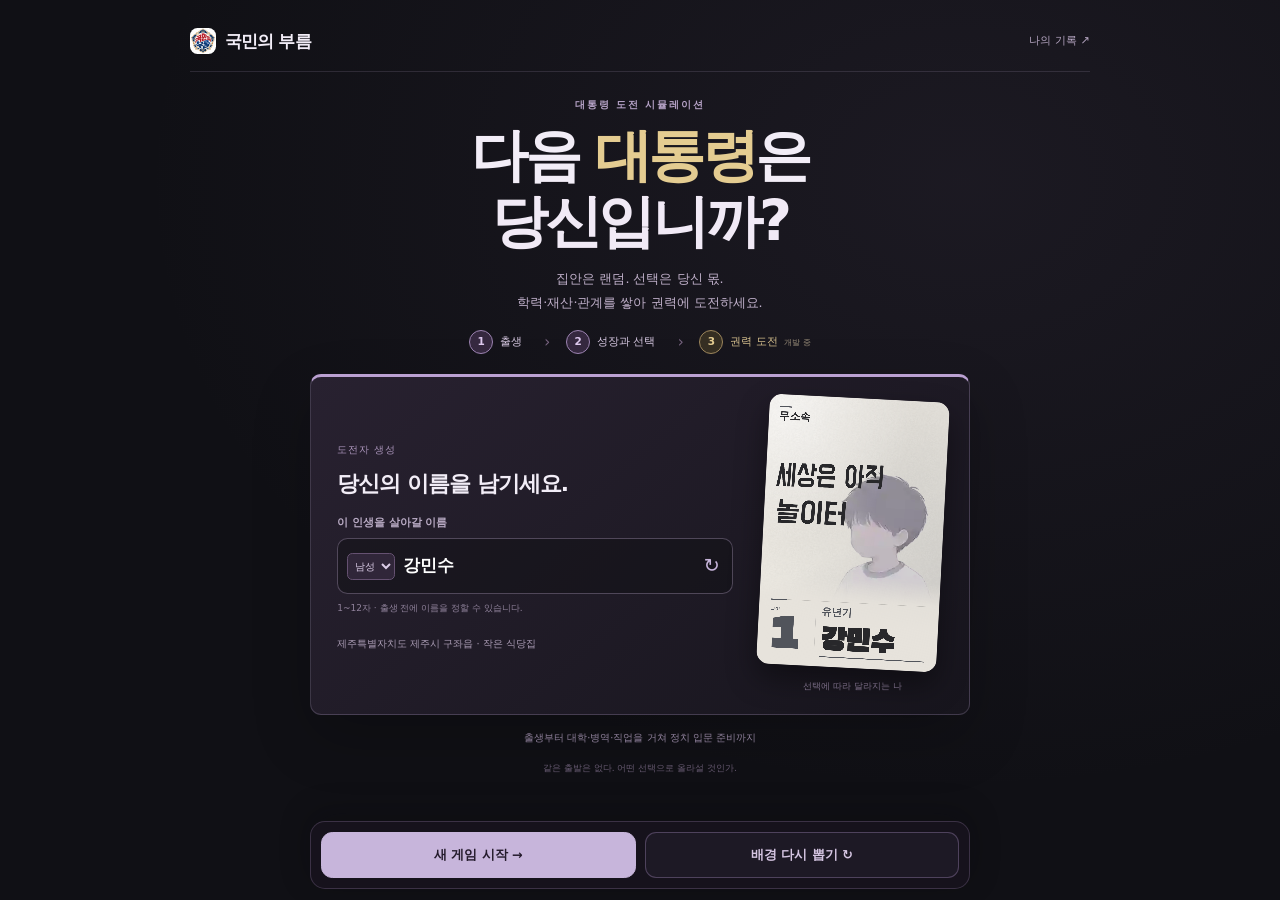
<file: index.html>
<!doctype html>
<html lang="ko">
<head>
  <meta charset="utf-8">
  <meta name="viewport" content="width=device-width, initial-scale=1">
  <meta http-equiv="refresh" content="0;url=./html/waiting.html?v=adult-surfaces-20261023">
  <meta name="description" content="출생부터 학교생활, 반장 선거, 대학 입시까지. 집안과 특성, 작은 선택들이 모여 인생을 바꾸는 무료 시뮬레이션 웹게임 국민의 부름을 브라우저에서 즐겨보세요.">
  <meta name="robots" content="index, follow, max-image-preview:large">
  <link rel="canonical" href="https://jaksim0sec.github.io/callOfgukmin/html/waiting.html">
  <meta property="og:type" content="website">
  <meta property="og:site_name" content="국민의 부름">
  <meta property="og:locale" content="ko_KR">
  <meta property="og:title" content="국민의 부름 | 정치·인생 시뮬레이션 웹게임">
  <meta property="og:description" content="출생부터 학교생활, 반장 선거, 대학 입시까지. 집안과 특성, 작은 선택들이 모여 인생을 바꾸는 무료 시뮬레이션 웹게임 국민의 부름을 브라우저에서 즐겨보세요.">
  <meta property="og:url" content="https://jaksim0sec.github.io/callOfgukmin/html/waiting.html">
  <meta property="og:image" content="https://jaksim0sec.github.io/callOfgukmin/assets/icons/icon-512.png">
  <meta property="og:image:width" content="512">
  <meta property="og:image:height" content="512">
  <meta property="og:image:alt" content="국민의 부름 게임 로고">
  <meta name="twitter:card" content="summary">
  <meta name="twitter:title" content="국민의 부름 | 정치·인생 시뮬레이션 웹게임">
  <meta name="twitter:description" content="출생부터 학교생활, 반장 선거, 대학 입시까지. 집안과 특성, 작은 선택들이 모여 인생을 바꾸는 무료 시뮬레이션 웹게임 국민의 부름을 브라우저에서 즐겨보세요.">
  <meta name="twitter:image" content="https://jaksim0sec.github.io/callOfgukmin/assets/icons/icon-512.png">
  <meta name="twitter:image:alt" content="국민의 부름 게임 로고">
  <meta name="theme-color" content="#0b0b0f">
  <title>국민의 부름 | 정치·인생 시뮬레이션 웹게임</title>
  <link rel="manifest" href="./manifest.json">
  <link rel="icon" href="./assets/icons/favicon.ico?v=adult-surfaces-20261023" sizes="16x16 32x32 48x48">
  <link rel="icon" type="image/png" sizes="32x32" href="./assets/icons/favicon-32.png?v=adult-surfaces-20261023">
  <link rel="icon" type="image/png" sizes="16x16" href="./assets/icons/favicon-16.png?v=adult-surfaces-20261023">
  <link rel="apple-touch-icon" sizes="180x180" href="./assets/icons/apple-touch-icon.png">
  <meta name="apple-mobile-web-app-title" content="국민의 부름">
  <meta name="mobile-web-app-capable" content="yes">
  <meta name="apple-mobile-web-app-capable" content="yes">
  <meta name="apple-mobile-web-app-status-bar-style" content="black-translucent">
  <script>location.replace(new URL('./html/waiting.html?v=adult-surfaces-20261023',location.href));</script>
</head>
<body>
  <p>게임 대기 화면으로 이동 중… <a href="./html/waiting.html">직접 열기</a></p>
</body>
</html>
</file>
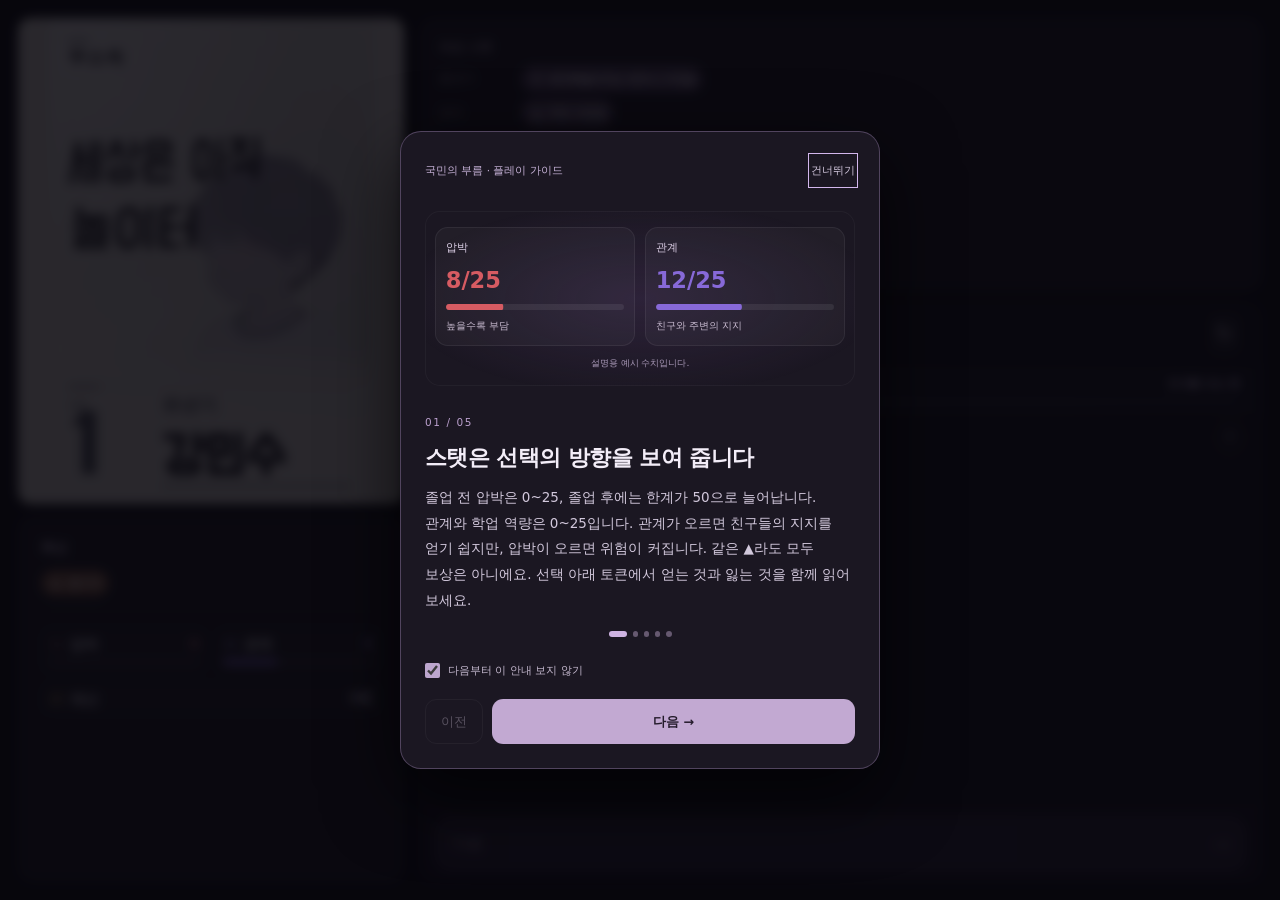
<file: html/game.html>
<!doctype html>
<html lang="ko">
<head>
  <meta charset="utf-8">
  <meta name="viewport" content="width=device-width, initial-scale=1, viewport-fit=cover">
  <meta name="description" content="국민의 부름의 인생 시뮬레이션 플레이 화면입니다. 선택에 따라 성장과 관계, 학교생활의 이야기가 달라집니다.">
  <meta name="robots" content="noindex, follow">
  <link rel="canonical" href="https://jaksim0sec.github.io/callOfgukmin/html/game.html">
  <meta property="og:type" content="website">
  <meta property="og:site_name" content="국민의 부름">
  <meta property="og:locale" content="ko_KR">
  <meta property="og:title" content="국민의 부름 | 정치·인생 시뮬레이션 웹게임">
  <meta property="og:description" content="출생부터 학교생활, 반장 선거, 대학 입시까지. 집안과 특성, 작은 선택들이 모여 인생을 바꾸는 무료 시뮬레이션 웹게임 국민의 부름을 브라우저에서 즐겨보세요.">
  <meta property="og:url" content="https://jaksim0sec.github.io/callOfgukmin/html/waiting.html">
  <meta property="og:image" content="https://jaksim0sec.github.io/callOfgukmin/assets/icons/icon-512.png">
  <meta property="og:image:width" content="512">
  <meta property="og:image:height" content="512">
  <meta property="og:image:alt" content="국민의 부름 게임 로고">
  <meta name="twitter:card" content="summary">
  <meta name="twitter:title" content="국민의 부름 | 정치·인생 시뮬레이션 웹게임">
  <meta name="twitter:description" content="출생부터 학교생활, 반장 선거, 대학 입시까지. 집안과 특성, 작은 선택들이 모여 인생을 바꾸는 무료 시뮬레이션 웹게임 국민의 부름을 브라우저에서 즐겨보세요.">
  <meta name="twitter:image" content="https://jaksim0sec.github.io/callOfgukmin/assets/icons/icon-512.png">
  <meta name="twitter:image:alt" content="국민의 부름 게임 로고">
  <meta name="theme-color" content="#0b0b0f">
  <title>국민의 부름 · 인생</title>
  <link href="https://fonts.googleapis.com/css2?family=Black+Han+Sans&family=Do+Hyeon&family=Noto+Serif+KR:wght@400;500;600;700&display=swap" rel="stylesheet">
  <base href="../">
  <link rel="manifest" href="manifest.json">
  <link rel="icon" href="assets/icons/favicon.ico?v=adult-story-20261024" sizes="16x16 32x32 48x48">
  <link rel="icon" type="image/png" sizes="32x32" href="assets/icons/favicon-32.png?v=adult-story-20261024">
  <link rel="icon" type="image/png" sizes="16x16" href="assets/icons/favicon-16.png?v=adult-story-20261024">
  <link rel="apple-touch-icon" sizes="180x180" href="assets/icons/apple-touch-icon.png">
  <meta name="apple-mobile-web-app-title" content="국민의 부름">
  <meta name="mobile-web-app-capable" content="yes">
  <meta name="apple-mobile-web-app-capable" content="yes">
  <meta name="apple-mobile-web-app-status-bar-style" content="black-translucent">
  <link rel="stylesheet" href="css/style.css?v=adult-story-20261024">
  <link rel="stylesheet" href="css/adult-interactions.css?v=adult-play-20261024">
</head>
<body data-screen="game">
<main class="game" aria-label="국민의 부름 인게임 화면">
  <div class="desktop-left">
    <section class="status" aria-label="인물 속성 스탯">
      <div class="player-poster-mount" id="playerPosterMount" aria-label="인물 포스터"></div>
      <section class="block gauges" aria-label="상태 스탯과 특성">
        <section class="trait-section" aria-label="특성">
          <div class="trait-heading"><strong>특성</strong></div>
          <div class="traits" id="traits"></div>
        </section>
        <button id="openConvenienceStore" class="store-launch" type="button" hidden>편의점</button>
        <div class="gauges-list" id="gaugesList" aria-label="현재 활성 상태 스탯"></div>
      </section>

    </section>
  </div>
  <div class="desktop-right">
    <section class="block profile" aria-label="속성 스탯">
      <div class="profile-heading">속성 스탯</div>
      <div class="attribute-list" id="attributeRows" aria-label="집안과 출생 정보"></div>
      <div class="profile-heading school-heading">학력</div>
      <div class="school-list" id="schools" aria-label="학교 토큰 이력"></div>
    </section>
    <section class="sheet" id="lifeSheet" aria-label="인생 기록 및 현재 선택">
      <button type="button" class="sheet-grip" id="sheetToggle" aria-label="인생 기록 시트 펼치기" aria-expanded="false"><span aria-hidden="true"></span></button>
      <div class="sheet-head">
        <div class="life-heading"><strong id="lifeHeadline">1살</strong></div>
        <button id="resetGame" class="mini-reset" type="button" aria-label="새 인물 생성" title="새 인물 생성">↻</button>
        <span class="chapter-meta" hidden><span id="chapter">인물 생성</span><span class="mode-chip">생애</span></span>
      </div>
      <div class="choice-timing" id="choiceTiming">
        <div class="timing-label"><span>진행</span><span id="nextChoiceLabel">이야기 준비 중</span></div>
        <div class="choice-progress-track" aria-hidden="true"><span class="choice-progress-fill" id="choiceProgressFill"></span></div>
        <progress id="nextChoiceProgress" max="1" value="0" aria-label="선택 자동 열기까지 진행도"></progress>
      </div>
      <nav id="playbackControls" class="playback-controls" aria-label="이야기 진행 조절">
        <button id="playbackMode" type="button" class="playback-toggle" role="switch" aria-checked="false" aria-label="자동 진행" title="자동·수동 진행 전환"><span class="playback-toggle-thumb" aria-hidden="true"></span><span class="playback-manual-label" aria-hidden="true">수동</span><span class="playback-auto-label" aria-hidden="true">자동</span></button>
        <button id="playbackPause" type="button" aria-pressed="false">Ⅱ 일시정지</button>
        <button id="playbackHelp" type="button" aria-label="게임 도움말">?</button>
      </nav>
      <section id="systemTools" class="system-tools" aria-label="개발 검증 도구" hidden>
        <div class="system-controls">
          <button type="button" class="preview-btn" id="startSystemDemo">공통 시스템 검증</button>
          <button type="button" class="preview-btn" id="advanceTurn" hidden>다음 턴</button>
          <span id="turnLabel" class="fine">검증용 진행 · 실제 생애 콘텐츠 아님</span>
          <button type="button" class="text-action" id="previewSchool">진학 서류 검증</button>
          <button type="button" class="text-action" id="previewParty">정당 투표지 검증</button>
        </div>
      </section>
      <p id="systemError" class="system-error" role="alert" hidden></p>
      <div class="sheet-content" id="sheetContent">
      <div class="action-area" id="action" hidden>
        <div class="current-line"><span>현재 선택</span><strong id="currentTitle"></strong></div>
        <div id="currentChoice" class="current-choice" aria-live="polite"></div>
      </div>
      <div class="log" id="log" role="log" aria-live="polite"></div>
      </div>
      <div id="historyAdvance" class="history-advance"><button id="historyNext" class="history-next" type="button"><span id="historyNextLabel">다음</span><span aria-hidden="true">→</span></button><button id="resumeDailyChoice" class="history-next" type="button" hidden>다음 →</button><button id="resumeMajorChoice" class="history-next" type="button" hidden><span>다음</span><span aria-hidden="true">→</span></button></div>
    </section>
  </div>
</main>
<div id="lifeCinematic" class="life-cinematic" role="dialog" aria-modal="true" hidden aria-label="인생 전환 연출">
  <div id="lifeCinematicBody" class="life-cinematic-body"></div>
  <button id="lifeCinematicDismiss" class="life-cinematic-dismiss" type="button">계속하기 →</button>
</div>
<dialog id="gameTutorial" class="game-tutorial" aria-labelledby="tutorialTitle" aria-describedby="tutorialBody">
  <header class="tutorial-top"><span>국민의 부름 · 플레이 가이드</span><button id="tutorialSkip" type="button">건너뛰기</button></header>
  <div id="tutorialArt" class="tutorial-art" aria-hidden="true"></div>
  <div class="tutorial-copy" aria-live="polite"><small id="tutorialStep"></small><h2 id="tutorialTitle"></h2><p id="tutorialBody"></p></div>
  <div id="tutorialDots" class="tutorial-dots" aria-hidden="true"></div>
  <label class="tutorial-hide"><input id="hideTutorial" type="checkbox" checked> 다음부터 이 안내 보지 않기</label>
  <footer class="tutorial-actions"><button id="tutorialBack" type="button">이전</button><button id="tutorialNext" type="button">다음 →</button></footer>
</dialog>
<dialog id="pressureAdvice" class="pressure-advice" aria-labelledby="pressureAdviceTitle" aria-describedby="pressureAdviceLead">
  <div class="advice-paper">
    <div class="advice-document-head"><span>마음 상태 확인서</span><span>GU / LIFE CARE</span></div>
    <h2 id="pressureAdviceTitle"></h2><p id="pressureAdviceLead"></p>
    <div class="advice-gauges">
      <div class="advice-pressure"><div><strong>압박</strong><b id="advicePressureValue"></b></div><progress id="advicePressureProgress" class="ui-progress-native" max="25" value="0" aria-label="현재 압박"></progress><span class="ui-progress-track"><span id="advicePressureFill" class="ui-progress-fill"></span></span></div>
      <div class="advice-illness"><div><strong>정신병</strong><b id="adviceIllnessValue"></b></div><progress id="adviceIllnessProgress" class="ui-progress-native" max="5" value="0" aria-label="현재 정신병"></progress><span class="ui-progress-track"><span id="adviceIllnessFill" class="ui-progress-fill"></span></span></div>
    </div>
    <ol class="advice-explanation"><li><b id="advicePressureLimit">압박은 25까지 쌓입니다</b><span id="advicePressureRule">25를 넘은 만큼 정신병으로 바뀝니다. 예: 압박24에서 +3 → 정신병 +2</span></li><li><b>정신병이 생기면 표시가 바뀝니다</b><span>붉은 압박 막대가 보라색 정신병으로 바뀌고, 선택의 부담·회복도 정신병부터 반영됩니다. <strong>정신병 5는 게임오버입니다.</strong></span></li><li><b>회복은 직접 선택하세요</b><span>선택의 회복은 정신병부터 낮춥니다. GU에서는 압박 전용 쉼 상품과 정신병도 낮추는 돌봄 상품을 구분해 고르세요.</span></li></ol>
    <p id="adviceStoreNote" class="advice-store-note"></p><small class="advice-disclaimer">편의점 구매와 안내 확인만으로는 시간이 흐르지 않습니다.</small>
    <div class="advice-actions"><button id="adviceContinue" type="button">알겠어요</button><button id="adviceStore" type="button">GU 편의점 가기 ↗</button></div>
  </div>
</dialog>
<dialog id="convenienceStore" class="convenience-store" aria-labelledby="storeTitle">
  <div class="modal-head"><h2 id="storeTitle"><span class="store-logo">GU<span aria-hidden="true">.</span></span><small>가까운 쉼, 편의점</small></h2><form method="dialog"><button class="close" aria-label="편의점 닫기">×</button></form></div>
  <div class="store-content">
    <div class="store-sign"><span>GOOD TO SEE YOU</span><strong>오늘도, 잠깐 쉬었다 가요.</strong><p>작은 간식부터 마음 돌봄까지.</p><span class="store-sign-mark" aria-hidden="true"><svg viewBox="0 0 48 48" fill="none" stroke="currentColor" stroke-width="2" stroke-linecap="round"><circle cx="24" cy="24" r="20"/><circle cx="17" cy="20" r="1.5" fill="currentColor" stroke="none"/><circle cx="31" cy="20" r="1.5" fill="currentColor" stroke="none"/><path d="M16 29Q24 37 32 29"/></svg></span></div>
    <p id="storeBalance"></p><div id="storeVitals" class="store-vitals" aria-label="현재 마음 상태"></div>
    <section id="storeAvailability" class="store-availability" aria-label="편의점 이용 상태"><strong id="storeAvailabilityTitle"></strong><div id="storeCooldownSteps" class="store-cooldown-steps" role="img"></div><p id="storeNotice" role="status"></p></section>
    <div class="store-aisle"><b>쉼을 고르는 진열대</b><span>REST &amp; CARE</span></div><div id="storeItems"></div>
    <p class="store-footer">GU — 나를 챙기는 작은 선택<br><span>1회 1상품 · 이용 간격 4턴</span></p>
  </div>
</dialog>
<dialog id="traitDialog" class="trait-dialog" aria-labelledby="traitDialogTitle" aria-describedby="traitInfo">
  <div class="modal-head"><h2 id="traitDialogTitle">특성</h2><form method="dialog"><button class="close" aria-label="설명 닫기">×</button></form></div>
  <p id="traitInfo"></p>
</dialog>
<dialog id="choiceDialog" aria-labelledby="modalTitle">
  <div class="modal-head"><span class="modal-kicker" id="kicker">서류 미리보기</span><button type="button" class="close" id="close" aria-label="닫기">×</button></div>
  <div class="modal-body"><h2 class="modal-title" id="modalTitle"></h2><p class="modal-story" id="modalStory"></p><div class="options" id="options"></div></div>
  <div class="modal-foot"><span class="summary" id="summary">항목을 선택하세요</span><button type="button" class="confirm" id="confirm" disabled>선택 확인</button></div>
</dialog>
<dialog id="dailyChoiceDialog" class="daily-choice-dialog paper-choice-sheet" aria-labelledby="dailyModalHeading">
  <button type="button" class="paper-sheet-grip" id="dailyPaperGrip" aria-label="일상 기록 시트 높이 조절"><span aria-hidden="true"></span></button>
  <header class="daily-modal-head"><div><small>인생 기록 · 일상</small><h2 id="dailyModalHeading">오늘의 이야기</h2></div></header>
  <div class="daily-modal-body" id="dailyChoiceBody" aria-live="polite"></div>
  <footer class="daily-paper-footer"><button id="dailyPaperConfirm" class="daily-paper-confirm" type="button" disabled>이 선택으로 기록하기</button></footer>
</dialog>
<dialog id="lifeDecisionDialog" class="life-choice-dialog" aria-label="시험 또는 진학 선택"></dialog>
<script src="js/poster.js?v=adult-story-20261024" defer></script>
<script src="js/data/base.js?v=adult-story-20261024" defer></script>
<script src="js/data/regions.js?v=adult-story-20261024" defer></script>
<script src="js/data/schools.js?v=adult-story-20261024" defer></script>
<script src="js/data/grades.js?v=adult-story-20261024" defer></script>
<script src="js/playerState.js?v=adult-story-20261024" defer></script>
<script src="js/effects.js?v=adult-story-20261024" defer></script>
<script src="js/timeline.js?v=adult-story-20261024" defer></script>
<script src="js/life/director.js?v=adult-story-20261024" defer></script>
<script src="js/life/story.js?v=adult-story-20261024" defer></script>
<script src="js/life/infant.js?v=adult-story-20261024" defer></script>
<script src="js/life/elementary.js?v=adult-story-20261024" defer></script>
<script src="js/election/engine.js?v=adult-story-20261024" defer></script>
<script src="js/life/election.js?v=adult-story-20261024" defer></script>
<script src="js/life/classroom.js?v=adult-story-20261024" defer></script>
<script src="js/life/middle.js?v=adult-story-20261024" defer></script>
<script src="js/life/high.js?v=adult-story-20261024" defer></script>
<script src="js/life/admissions.js?v=adult-story-20261024" defer></script>
<script src="js/life/adultStories.js?v=adult-play-20261024" defer></script>
<script src="js/life/society.js?v=adult-story-20261024" defer></script>
<script src="js/life/adultFlow.js?v=adult-play-20261024" defer></script>
<script src="js/systemDemo.js?v=adult-story-20261024" defer></script>
<script src="js/statusView.js?v=adult-story-20261024" defer></script>
<script src="js/election/view.js?v=adult-story-20261024" defer></script>
<script src="js/sheetController.js?v=adult-story-20261024" defer></script>
<script src="js/adultInteractions.js?v=adult-play-20261024" defer></script>
  <script src="js/adultScenes.js?v=adult-play-20261024" defer></script>
<script src="js/dailyScenes.js?v=adult-story-20261024" defer></script>
<script src="js/dailyChoice.js?v=adult-story-20261024" defer></script>
<script src="js/game.js?v=adult-story-20261024" defer></script>
<script src="js/election/choices.js?v=adult-story-20261024" defer></script>
<script src="js/societyView.js?v=adult-story-20261024" defer></script>
<script src="js/majorView.js?v=adult-story-20261024" defer></script>
<script src="js/boot.js?v=adult-story-20261024" defer></script>
</body>
</html>
</file>
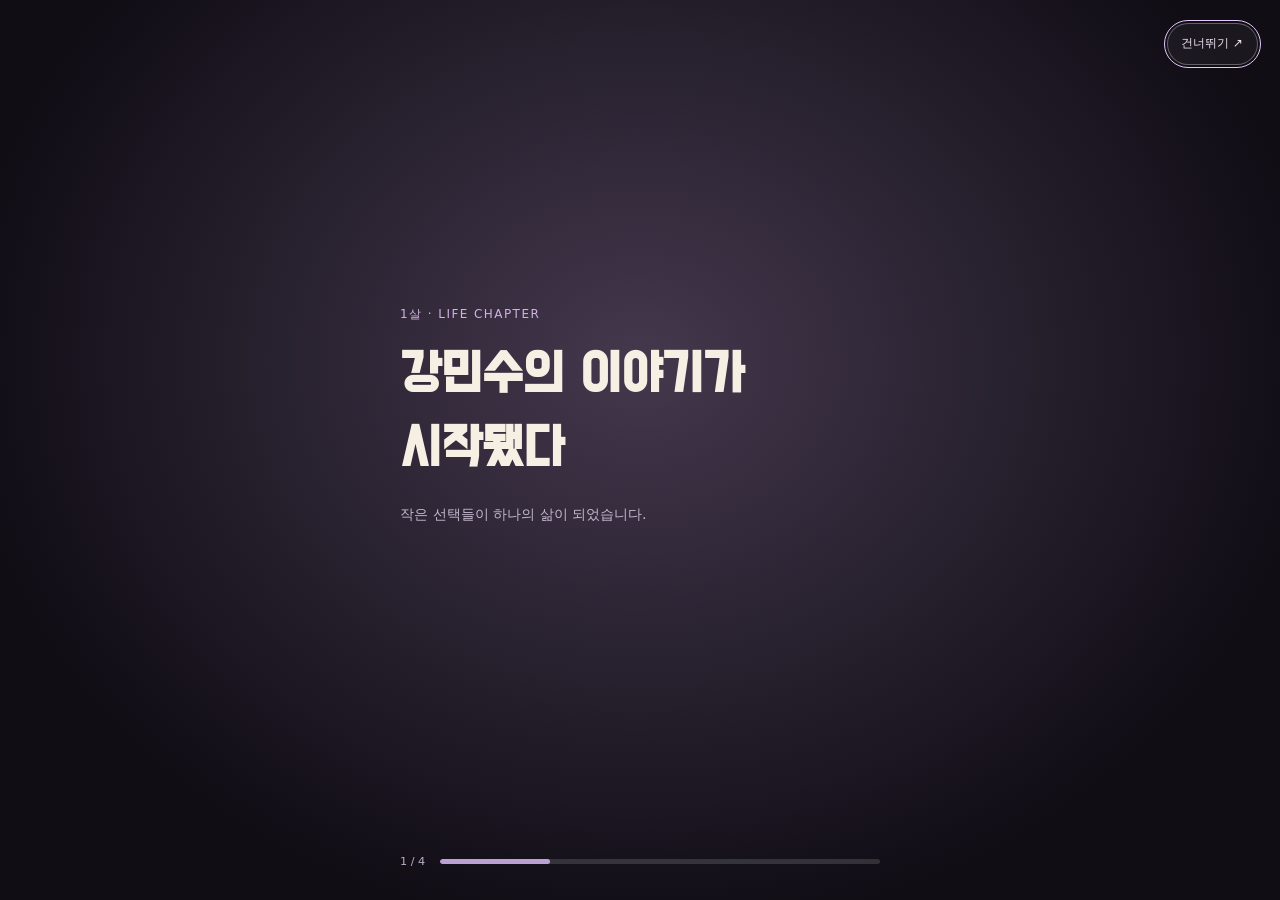
<file: html/result.html>
<!doctype html>
<html lang="ko">
<head>
  <meta charset="utf-8">
  <meta name="viewport" content="width=device-width, initial-scale=1, viewport-fit=cover">
  <meta name="description" content="국민의 부름에서 만든 인생의 기록과 결과를 확인하고 공유하는 화면입니다.">
  <meta name="robots" content="noindex, follow">
  <link rel="canonical" href="https://jaksim0sec.github.io/callOfgukmin/html/result.html">
  <meta property="og:type" content="website">
  <meta property="og:site_name" content="국민의 부름">
  <meta property="og:locale" content="ko_KR">
  <meta property="og:title" content="국민의 부름 | 정치·인생 시뮬레이션 웹게임">
  <meta property="og:description" content="출생부터 학교생활, 반장 선거, 대학 입시까지. 집안과 특성, 작은 선택들이 모여 인생을 바꾸는 무료 시뮬레이션 웹게임 국민의 부름을 브라우저에서 즐겨보세요.">
  <meta property="og:url" content="https://jaksim0sec.github.io/callOfgukmin/html/waiting.html">
  <meta property="og:image" content="https://jaksim0sec.github.io/callOfgukmin/assets/icons/icon-512.png">
  <meta property="og:image:width" content="512">
  <meta property="og:image:height" content="512">
  <meta property="og:image:alt" content="국민의 부름 게임 로고">
  <meta name="twitter:card" content="summary">
  <meta name="twitter:title" content="국민의 부름 | 정치·인생 시뮬레이션 웹게임">
  <meta name="twitter:description" content="출생부터 학교생활, 반장 선거, 대학 입시까지. 집안과 특성, 작은 선택들이 모여 인생을 바꾸는 무료 시뮬레이션 웹게임 국민의 부름을 브라우저에서 즐겨보세요.">
  <meta name="twitter:image" content="https://jaksim0sec.github.io/callOfgukmin/assets/icons/icon-512.png">
  <meta name="twitter:image:alt" content="국민의 부름 게임 로고">
  <meta name="theme-color" content="#0b0b0f">
  <title>국민의 부름 · 결과</title>
  <link href="https://fonts.googleapis.com/css2?family=Black+Han+Sans&family=Do+Hyeon&display=swap" rel="stylesheet">
  <base href="../">
  <link rel="manifest" href="manifest.json">
  <link rel="icon" href="assets/icons/favicon.ico?v=adult-surfaces-20261023" sizes="16x16 32x32 48x48">
  <link rel="icon" type="image/png" sizes="32x32" href="assets/icons/favicon-32.png?v=adult-surfaces-20261023">
  <link rel="icon" type="image/png" sizes="16x16" href="assets/icons/favicon-16.png?v=adult-surfaces-20261023">
  <link rel="apple-touch-icon" sizes="180x180" href="assets/icons/apple-touch-icon.png">
  <meta name="apple-mobile-web-app-title" content="국민의 부름">
  <meta name="mobile-web-app-capable" content="yes">
  <meta name="apple-mobile-web-app-capable" content="yes">
  <meta name="apple-mobile-web-app-status-bar-style" content="black-translucent">
  <link rel="stylesheet" href="css/style.css?v=adult-surfaces-20261023">
</head>
<body data-screen="result">
<main class="result-screen" aria-label="게임 결과 화면">
  <div class="result-copy">
    <span class="view-eyebrow" id="resultEyebrow">A LIFE, IN CHOICES</span>
    <h1 id="resultTitle">당신이 남긴 이야기</h1>
    <p class="result-lede" id="resultSummary"></p>
    <section class="result-share-toolbar" aria-label="기록 공유">
      <span>나의 기록 한 장</span><div class="result-share-actions"><button type="button" id="shareResult" class="screen-action is-secondary">공유하기 ↗</button><button type="button" id="downloadResult" class="screen-action is-secondary">이미지 저장 ↓</button></div>
    </section>
    <p id="shareNotice" class="view-note" role="status" aria-live="polite"></p>
    <div class="result-overview">
    <section id="resultShareCard" class="result-share-card" aria-label="인스타그램 4:5 인생 기록 카드">
      <div class="result-card-top">
        <div class="result-visual"><div class="result-poster-mount" id="resultPosterMount" aria-label="인물 포스터"></div></div>
        <div class="result-card-person"><small>나의 인생 기록</small><h2 id="resultCardName"></h2><p id="resultCardStage"></p><div id="resultCareer" class="result-career"></div></div>
      </div>
      <div id="resultCardStats" class="result-card-stats"></div>
      <div id="resultTraits" class="result-traits" aria-label="함께한 특성"></div>
      <footer>국민의 부름 <span>THE PEOPLE CALL · 나의 선택으로 남은 삶</span></footer>
    </section>
    <details id="resultDetails" class="result-details"><summary>상세 기록 <span aria-hidden="true">⌄</span></summary>
    <details id="resultTraitArchive" class="result-trait-archive" hidden><summary>함께한 모든 특성</summary><div id="resultAllTraits" class="result-traits"></div></details>
    <div id="resultFacts" class="result-facts"></div>
    <section class="result-memories"><h2>기억할 순간들</h2><ol id="resultHistory"></ol></section>
    </details>
    </div>
    <nav class="page-play-actions" aria-label="플레이 이동"><button type="button" id="replayGame" class="screen-action is-primary">다시 플레이 ↻</button><button type="button" id="resultBack" class="screen-action is-secondary">← 대기 화면</button></nav>
  </div>
</main>
<dialog id="resultRecap" class="result-recap" aria-label="지나온 인생 돌아보기">
  <button type="button" id="skipResultRecap" class="recap-skip">건너뛰기 ↗</button>
  <div id="resultRecapFrame" class="recap-frame"><small id="recapAge"></small><h2 id="recapTitle"></h2><p id="recapDetail"></p></div>
  <div class="recap-footer"><span id="recapCount"></span><progress id="recapProgress" max="1" value="0" aria-label="인생 회고 진행"></progress></div>
</dialog>
<script src="js/poster.js?v=adult-surfaces-20261023" defer></script>
<script src="js/data/base.js?v=adult-surfaces-20261023" defer></script>
<script src="js/data/regions.js?v=adult-surfaces-20261023" defer></script>
<script src="js/data/schools.js?v=adult-surfaces-20261023" defer></script>
<script src="js/data/grades.js?v=adult-surfaces-20261023" defer></script>
<script src="js/playerState.js?v=adult-surfaces-20261023" defer></script>
<script src="js/effects.js?v=adult-surfaces-20261023" defer></script>
<script src="js/timeline.js?v=adult-surfaces-20261023" defer></script>
<script src="js/life/director.js?v=adult-surfaces-20261023" defer></script>
<script src="js/life/story.js?v=adult-surfaces-20261023" defer></script>
<script src="js/life/infant.js?v=adult-surfaces-20261023" defer></script>
<script src="js/life/elementary.js?v=adult-surfaces-20261023" defer></script>
<script src="js/election/engine.js?v=adult-surfaces-20261023" defer></script>
<script src="js/life/election.js?v=adult-surfaces-20261023" defer></script>
<script src="js/life/middle.js?v=adult-surfaces-20261023" defer></script>
<script src="js/life/high.js?v=adult-surfaces-20261023" defer></script>
<script src="js/life/society.js?v=adult-surfaces-20261023" defer></script>
<script src="js/systemDemo.js?v=adult-surfaces-20261023" defer></script>
<script src="js/statusView.js?v=adult-surfaces-20261023" defer></script>
<script src="js/election/view.js?v=adult-surfaces-20261023" defer></script>
<script src="js/game.js?v=adult-surfaces-20261023" defer></script>
<script src="js/election/choices.js?v=adult-surfaces-20261023" defer></script>
<script src="js/societyView.js?v=adult-surfaces-20261023" defer></script>
<script src="js/majorView.js?v=adult-surfaces-20261023" defer></script>
<script src="js/resultView.js?v=adult-surfaces-20261023" defer></script>
<script src="js/boot.js?v=adult-surfaces-20261023" defer></script>
</body>
</html>
</file>
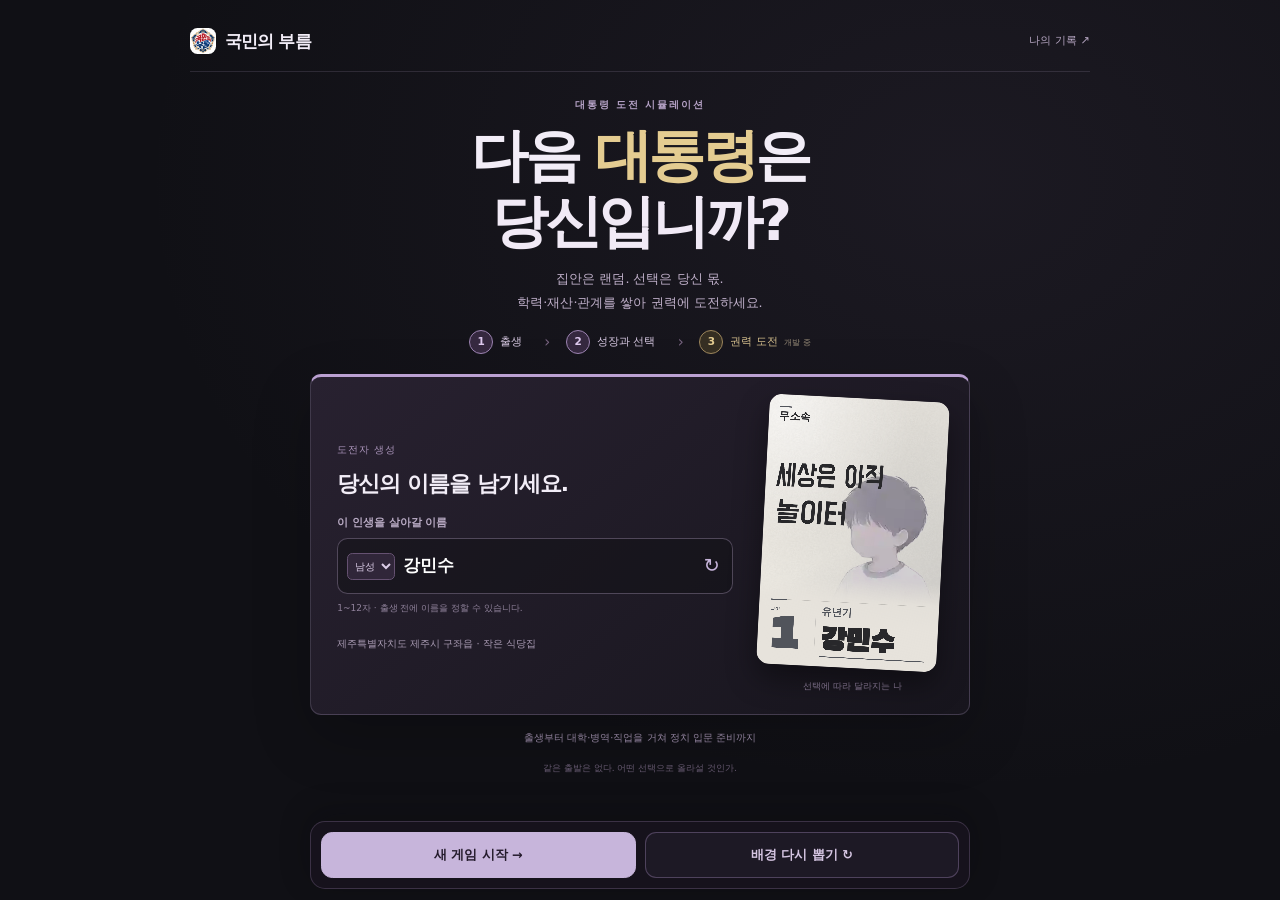
<file: html/waiting.html>
<!doctype html>
<html lang="ko">
<head>
  <meta charset="utf-8">
  <meta name="viewport" content="width=device-width, initial-scale=1, viewport-fit=cover">
  <meta name="description" content="출생부터 학교생활, 반장 선거, 대학 입시까지. 집안과 특성, 작은 선택들이 모여 인생을 바꾸는 무료 시뮬레이션 웹게임 국민의 부름을 브라우저에서 즐겨보세요.">
  <meta name="robots" content="index, follow, max-image-preview:large">
  <link rel="canonical" href="https://jaksim0sec.github.io/callOfgukmin/html/waiting.html">
  <meta property="og:type" content="website">
  <meta property="og:site_name" content="국민의 부름">
  <meta property="og:locale" content="ko_KR">
  <meta property="og:title" content="국민의 부름 | 정치·인생 시뮬레이션 웹게임">
  <meta property="og:description" content="출생부터 학교생활, 반장 선거, 대학 입시까지. 집안과 특성, 작은 선택들이 모여 인생을 바꾸는 무료 시뮬레이션 웹게임 국민의 부름을 브라우저에서 즐겨보세요.">
  <meta property="og:url" content="https://jaksim0sec.github.io/callOfgukmin/html/waiting.html">
  <meta property="og:image" content="https://jaksim0sec.github.io/callOfgukmin/assets/icons/icon-512.png">
  <meta property="og:image:width" content="512">
  <meta property="og:image:height" content="512">
  <meta property="og:image:alt" content="국민의 부름 게임 로고">
  <meta name="twitter:card" content="summary">
  <meta name="twitter:title" content="국민의 부름 | 정치·인생 시뮬레이션 웹게임">
  <meta name="twitter:description" content="출생부터 학교생활, 반장 선거, 대학 입시까지. 집안과 특성, 작은 선택들이 모여 인생을 바꾸는 무료 시뮬레이션 웹게임 국민의 부름을 브라우저에서 즐겨보세요.">
  <meta name="twitter:image" content="https://jaksim0sec.github.io/callOfgukmin/assets/icons/icon-512.png">
  <meta name="twitter:image:alt" content="국민의 부름 게임 로고">
  <script type="application/ld+json">
{
  "@context": "https://schema.org",
  "@type": [
    "VideoGame",
    "WebApplication"
  ],
  "@id": "https://jaksim0sec.github.io/callOfgukmin/html/waiting.html#game",
  "name": "국민의 부름",
  "alternateName": "국민의부름",
  "url": "https://jaksim0sec.github.io/callOfgukmin/html/waiting.html",
  "description": "출생부터 학교생활, 반장 선거, 대학 입시까지. 집안과 특성, 작은 선택들이 모여 인생을 바꾸는 무료 시뮬레이션 웹게임 국민의 부름을 브라우저에서 즐겨보세요.",
  "inLanguage": "ko",
  "image": "https://jaksim0sec.github.io/callOfgukmin/assets/icons/icon-512.png",
  "genre": [
    "인생 시뮬레이션",
    "정치 시뮬레이션",
    "선택형 게임"
  ],
  "gamePlatform": "Web browser",
  "applicationCategory": "GameApplication",
  "operatingSystem": "Any",
  "isAccessibleForFree": true,
  "playMode": "https://schema.org/SinglePlayer"
}
  </script>
  <meta name="theme-color" content="#0b0b0f">
  <title>국민의 부름 | 정치·인생 시뮬레이션 웹게임</title>
  <link href="https://fonts.googleapis.com/css2?family=Black+Han+Sans&family=Do+Hyeon&display=swap" rel="stylesheet">
  <base href="../">
  <link rel="manifest" href="manifest.json">
  <link rel="icon" href="assets/icons/favicon.ico?v=adult-surfaces-20261023" sizes="16x16 32x32 48x48">
  <link rel="icon" type="image/png" sizes="32x32" href="assets/icons/favicon-32.png?v=adult-surfaces-20261023">
  <link rel="icon" type="image/png" sizes="16x16" href="assets/icons/favicon-16.png?v=adult-surfaces-20261023">
  <link rel="apple-touch-icon" sizes="180x180" href="assets/icons/apple-touch-icon.png">
  <meta name="apple-mobile-web-app-title" content="국민의 부름">
  <meta name="mobile-web-app-capable" content="yes">
  <meta name="apple-mobile-web-app-capable" content="yes">
  <meta name="apple-mobile-web-app-status-bar-style" content="black-translucent">
  <link rel="stylesheet" href="css/style.css?v=adult-surfaces-20261023">
</head>
<body data-screen="waiting">
<main class="waiting-screen home-lobby" aria-label="게임 대기 화면">
  <header class="home-masthead"><span class="home-brand"><img src="assets/icons/icon-192.png" alt="">국민의 부름</span><button type="button" class="text-action" id="previewResult">나의 기록 ↗</button></header>
  <section class="home-hero" aria-labelledby="homeTitle">
    <span class="view-eyebrow">대통령 도전 시뮬레이션</span>
    <h1 id="homeTitle">다음 <span class="home-president">대통령</span>은<br><em>당신입니까?</em></h1>
    <p>집안은 랜덤. 선택은 당신 몫.<br>학력·재산·관계를 쌓아 권력에 도전하세요.</p>
    <ol class="home-route" aria-label="게임 여정"><li><span>1</span>출생</li><li><span>2</span>성장과 선택</li><li class="is-future"><span>3</span>권력 도전 <small>개발 중</small></li></ol>
  </section>
  <section class="home-start-card" aria-labelledby="homeStartTitle">
    <div class="home-start-form">
      <span class="home-card-kicker">도전자 생성</span>
      <h2 id="homeStartTitle">당신의 이름을 남기세요.</h2>
      <div class="waiting-name-field">
        <label for="personaName">이 인생을 살아갈 이름</label>
        <div class="name-input-row"><select id="personaGender" aria-label="성별"><option value="male">남성</option><option value="female">여성</option></select><input id="personaName" type="text" maxlength="12" autocomplete="off" spellcheck="false" aria-describedby="nameHint" required><button id="randomName" class="text-action" type="button" aria-label="이름 무작위로 정하기">↻</button></div>
        <p id="nameHint">1~12자 · 출생 전에 이름을 정할 수 있습니다.</p>
      </div>
      <div class="waiting-identity" aria-label="이번 인생의 출생 정보"><span class="waiting-identity-name" id="waitingName">이름을 준비하는 중</span><span class="waiting-identity-detail" id="waitingBackground"></span></div>
    </div>
    <div class="home-preview"><div class="waiting-poster-mount" id="waitingPosterMount" aria-label="현재 인물 포스터"></div><span>선택에 따라 달라지는 나</span></div>
  </section>
  <footer class="home-footer"><p id="waitingSaveNotice" class="view-note">현재 출생~대학 입시까지 플레이 가능 · 사회·정치 콘텐츠 준비 중</p><span>같은 출발은 없다. 어떤 선택으로 올라설 것인가.</span></footer>
  <nav class="page-play-actions waiting-actions" aria-label="게임 시작"><button type="button" id="enterGame" class="screen-action is-primary">새 게임 시작 →</button><button type="button" id="rerollPersona" class="screen-action is-secondary">배경 다시 뽑기 ↻</button></nav>
</main>
<dialog id="fictionNotice" class="fiction-notice" aria-label="게임 안내" aria-describedby="fictionNoticeText">
  <div id="fictionNoticeText" class="fiction-notice-text">
    <p>본 게임은 실제 교육기관의 명칭을 일부 사용하지만, 해당 기관과 공식적인 관련이 없습니다.</p>
    <p>입학 기준 및 게임 내 각종 정치적 사건은 시뮬레이션을 위한 허구 입니다.</p>
  </div>
  <div class="fiction-timing"><span>잠시 후 출생신고서로 이어집니다</span><progress id="fictionProgress" max="1" value="0" aria-label="안내 진행"></progress></div>
  <button type="button" id="skipFictionNotice" class="fiction-notice-skip">건너뛰기 →</button>
</dialog>
<section class="birth-intro" id="birthIntro" role="dialog" aria-modal="true" aria-labelledby="birthIntroTitle" hidden>
  <div class="birth-intro-card">
    <div class="birth-intro-head"><span>국민의 부름</span><span>신고 제 001호</span></div>
    <div class="birth-intro-emblem" aria-hidden="true">
      <svg viewBox="0 0 80 80" fill="none"><circle cx="40" cy="40" r="34" stroke="currentColor" stroke-width="1"/><path d="M21 40h38M40 21v38" stroke="currentColor" stroke-width=".8"/><path d="m40 27 4 9 10 1-8 7 2 10-8-5-8 5 2-10-8-7 10-1z" fill="currentColor"/></svg>
    </div>
    <h2 id="birthIntroTitle">출생신고서</h2>
    <dl class="birth-intro-identity">
      <div class="birth-intro-field"><dt>이름</dt><dd id="birthIntroName"></dd></div>
      <div class="birth-intro-field"><dt>출생지</dt><dd id="birthIntroBackground"></dd></div>
      <div class="birth-intro-field"><dt>가정</dt><dd id="birthIntroFamily"></dd></div>
      <div class="birth-intro-field"><dt>출생 계층</dt><dd><div class="birth-intro-trait" id="birthIntroTrait" aria-label="출생 배경 특성"></div></dd></div>
    </dl>
    <div class="birth-intro-timing">
      <span id="birthIntroCountdown" aria-live="off">10초 후 출생</span>
      <div class="ui-progress-frame">
        <progress id="birthIntroProgress" class="ui-progress-native" max="10" value="0" aria-label="출생까지 남은 시간"></progress>
        <span class="ui-progress-track" aria-hidden="true"><span class="ui-progress-fill" id="birthIntroFill"></span></span>
      </div>
    </div>
    <button type="button" class="birth-intro-skip" id="birthIntroSkip">출생하기 <span aria-hidden="true">↗</span></button>
  </div>
</section>
<script src="js/poster.js?v=adult-surfaces-20261023" defer></script>
<script src="js/data/base.js?v=adult-surfaces-20261023" defer></script>
<script src="js/data/regions.js?v=adult-surfaces-20261023" defer></script>
<script src="js/data/schools.js?v=adult-surfaces-20261023" defer></script>
<script src="js/data/grades.js?v=adult-surfaces-20261023" defer></script>
<script src="js/playerState.js?v=adult-surfaces-20261023" defer></script>
<script src="js/effects.js?v=adult-surfaces-20261023" defer></script>
<script src="js/timeline.js?v=adult-surfaces-20261023" defer></script>
<script src="js/life/director.js?v=adult-surfaces-20261023" defer></script>
<script src="js/life/story.js?v=adult-surfaces-20261023" defer></script>
<script src="js/life/infant.js?v=adult-surfaces-20261023" defer></script>
<script src="js/life/elementary.js?v=adult-surfaces-20261023" defer></script>
<script src="js/election/engine.js?v=adult-surfaces-20261023" defer></script>
<script src="js/life/election.js?v=adult-surfaces-20261023" defer></script>
<script src="js/life/middle.js?v=adult-surfaces-20261023" defer></script>
<script src="js/life/high.js?v=adult-surfaces-20261023" defer></script>
<script src="js/life/society.js?v=adult-surfaces-20261023" defer></script>
<script src="js/systemDemo.js?v=adult-surfaces-20261023" defer></script>
<script src="js/statusView.js?v=adult-surfaces-20261023" defer></script>
<script src="js/election/view.js?v=adult-surfaces-20261023" defer></script>
<script src="js/game.js?v=adult-surfaces-20261023" defer></script>
<script src="js/election/choices.js?v=adult-surfaces-20261023" defer></script>
<script src="js/societyView.js?v=adult-surfaces-20261023" defer></script>
<script src="js/majorView.js?v=adult-surfaces-20261023" defer></script>
<script src="js/boot.js?v=adult-surfaces-20261023" defer></script>
</body>
</html>
</file>
